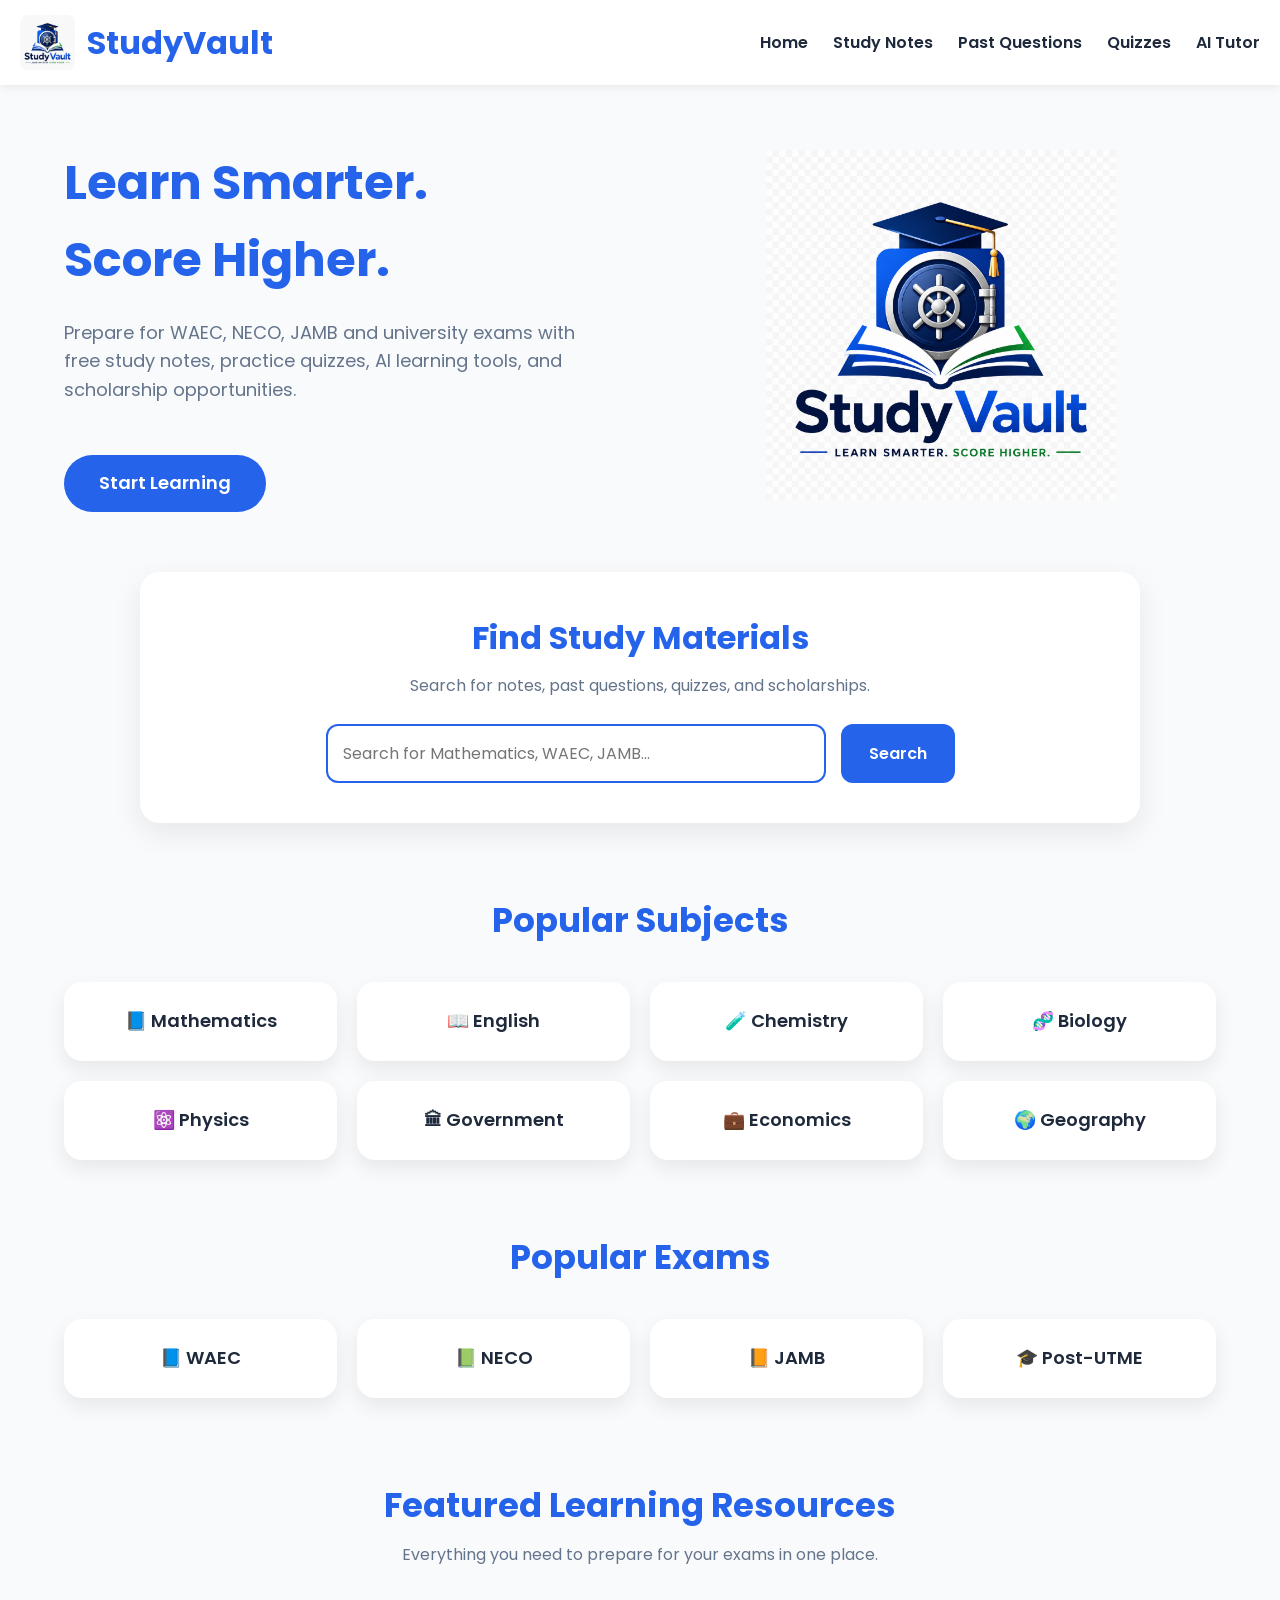
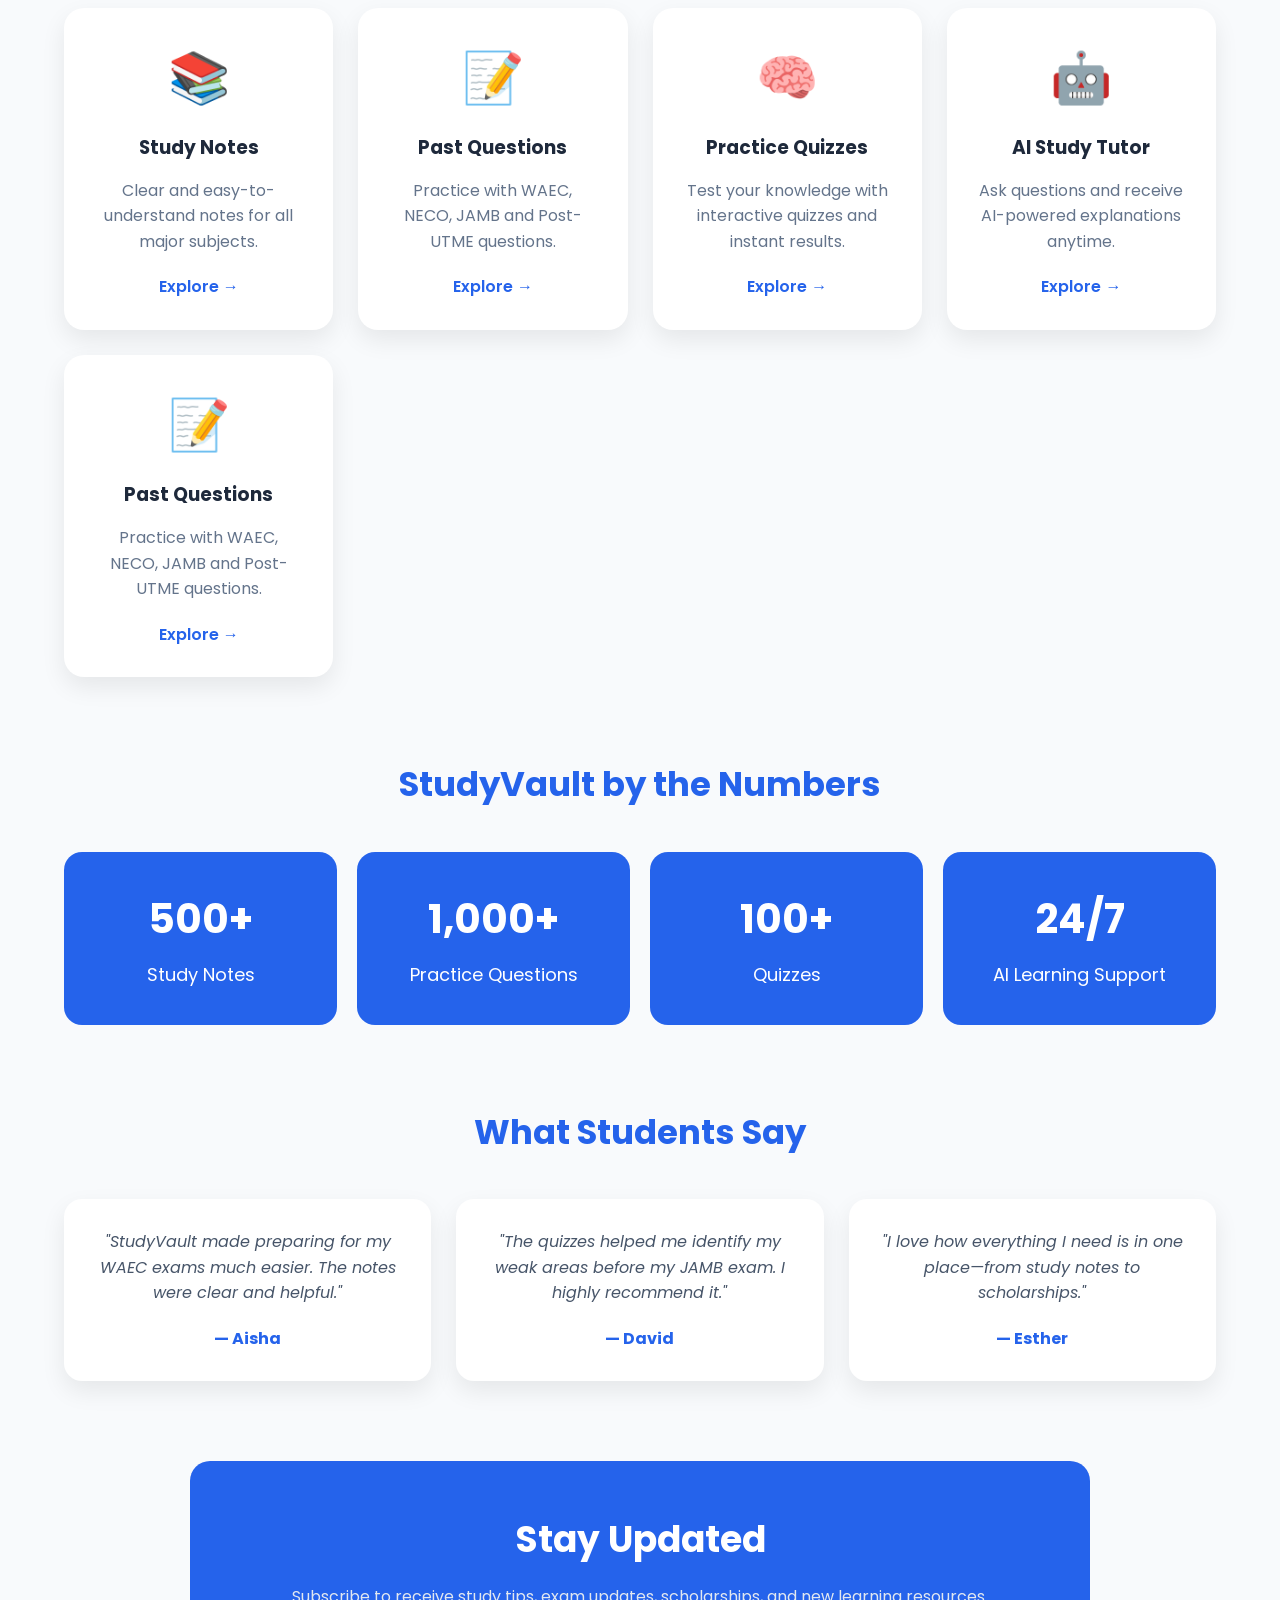
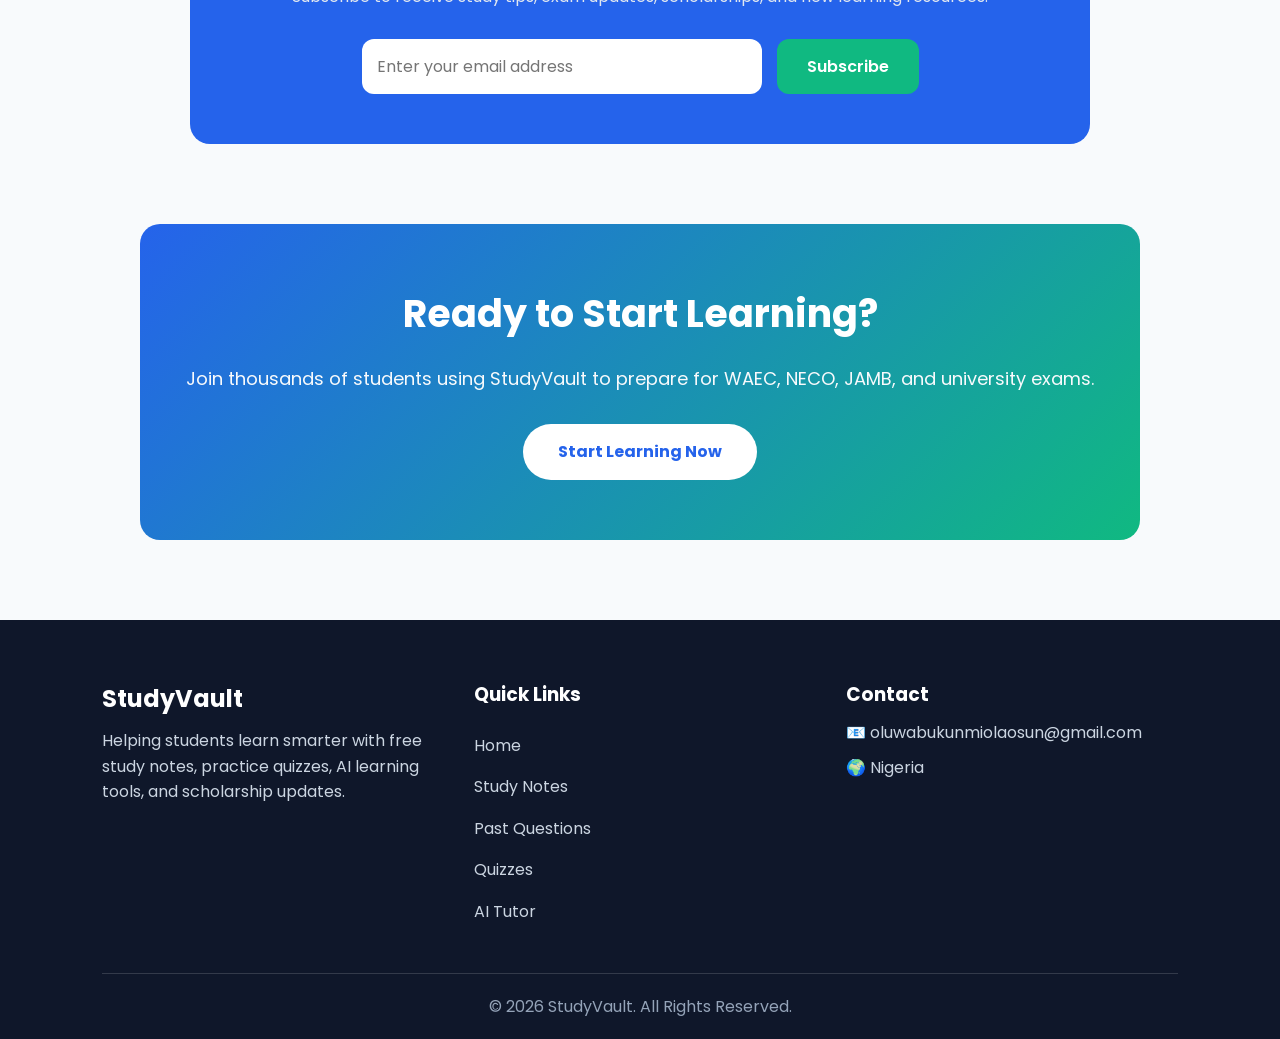
<file: index.html>
<!DOCTYPE html>
<html lang="en">
<head>
    <meta charset="UTF-8">
    <meta name="viewport" content="width=device-width, initial-scale=1.0">
    <title>StudyVault | Learn Smarter. Score Higher.</title>

    <link rel="stylesheet" href="css/style.css">

    <link rel="preconnect" href="https://fonts.googleapis.com">
    <link href="https://fonts.googleapis.com/css2?family=Poppins:wght@300;400;500;600;700&display=swap" rel="stylesheet">
</head>

<body>

<header>

    <div class="logo">
        <img src="logo.png" alt="StudyVault Logo">
        <h2>StudyVault</h2>
    </div>

    <div class="menu-toggle" id="menu-toggle">
        ☰
    </div>

    <nav>
        <ul id="nav-links">
            <li><a href="index.html">Home</a></li>
            <li><a href="notes.html">Study Notes</a></li>
            <li><a href="past-questions.html">Past Questions</a></li>
            <li><a href="quizzes.html">Quizzes</a></li>
            <li><a href="ai.html">AI Tutor</a></li>
        </ul>
    </nav>

</header>

<section class="hero">
    <div class="hero-content">
        <h1>Learn Smarter.<br>Score Higher.</h1>

        <p>
            Prepare for WAEC, NECO, JAMB and university exams with
            free study notes, practice quizzes, AI learning tools,
            and scholarship opportunities.
        </p>

        <a href="notes.html" class="hero-btn">Start Learning</a>
    </div>

    <div class="hero-image">
        <img src="logo.png" alt="StudyVault">
    </div>
</section>
<!-- Search Section -->
<section class="search-section">

    <h2>Find Study Materials</h2>

    <p>Search for notes, past questions, quizzes, and scholarships.</p>

    <div class="search-box">
    <input type="text" id="searchInput" placeholder="Search for Mathematics, WAEC, JAMB...">
<button id="searchBtn">Search</button>
</div>

</section>

<!-- Popular Subjects -->
<section class="subjects">

    <h2>Popular Subjects</h2>

    <div class="subject-grid">

        <a href="notes.html" class="subject-card">📘 Mathematics</a>
        <a href="notes.html" class="subject-card">📖 English</a>
        <a href="notes.html" class="subject-card">🧪 Chemistry</a>
        <a href="notes.html" class="subject-card">🧬 Biology</a>
        <a href="notes.html" class="subject-card">⚛️ Physics</a>
        <a href="notes.html" class="subject-card">🏛 Government</a>
        <a href="notes.html" class="subject-card">💼 Economics</a>
        <a href="notes.html" class="subject-card">🌍 Geography</a>

    </div>

</section>

<!-- Popular Exams -->
<section class="subjects">

    <h2>Popular Exams</h2>

    <div class="subject-grid">

        <a href="waec.html" class="subject-card">
            📘 WAEC
        </a>

        <a href="neco.html" class="subject-card">
            📗 NECO
        </a>

        <a href="jamb.html" class="subject-card">
            📙 JAMB
        </a>

        <a href="post-utme.html" class="subject-card">
            🎓 Post-UTME
        </a>

    </div>

</section>
    
    <!-- Featured Learning Resources -->
<section class="resources">

    <h2>Featured Learning Resources</h2>
    <p>Everything you need to prepare for your exams in one place.</p>

    <div class="resource-grid">

        <div class="resource-card">
            <div class="icon">📚</div>
            <h3>Study Notes</h3>
            <p>Clear and easy-to-understand notes for all major subjects.</p>
            <a href="notes.html">Explore →</a>
        </div>

        <div class="resource-card">
            <div class="icon">📝</div>
            <h3>Past Questions</h3>
            <p>Practice with WAEC, NECO, JAMB and Post-UTME questions.</p>
            <a href="#">Explore →</a>
        </div>

        <div class="resource-card">
            <div class="icon">🧠</div>
            <h3>Practice Quizzes</h3>
            <p>Test your knowledge with interactive quizzes and instant results.</p>
            <a href="quizzes.html">Explore →</a>
        </div>

        <div class="resource-card">
            <div class="icon">🤖</div>
            <h3>AI Study Tutor</h3>
            <p>Ask questions and receive AI-powered explanations anytime.</p>
            <a href="ai.html">Explore →</a>
        </div>

        <div class="resource-card">
    <div class="icon">📝</div>
    <h3>Past Questions</h3>
    <p>Practice with WAEC, NECO, JAMB and Post-UTME questions.</p>
    <a href="past-questions.html">Explore →</a>
</div>
        
    </div>

</section>
    
    <!-- Statistics -->
<section class="stats">

    <h2>StudyVault by the Numbers</h2>

    <div class="stats-grid">

        <div class="stat-card">
            <h3>500+</h3>
            <p>Study Notes</p>
        </div>

        <div class="stat-card">
            <h3>1,000+</h3>
            <p>Practice Questions</p>
        </div>

        <div class="stat-card">
            <h3>100+</h3>
            <p>Quizzes</p>
        </div>

        <div class="stat-card">
            <h3>24/7</h3>
            <p>AI Learning Support</p>
        </div>

    </div>

</section>
    
    <!-- Testimonials -->
<section class="testimonials">

    <h2>What Students Say</h2>

    <div class="testimonial-grid">

        <div class="testimonial-card">
            <p>"StudyVault made preparing for my WAEC exams much easier. The notes were clear and helpful."</p>
            <h4>— Aisha</h4>
        </div>

        <div class="testimonial-card">
            <p>"The quizzes helped me identify my weak areas before my JAMB exam. I highly recommend it."</p>
            <h4>— David</h4>
        </div>

        <div class="testimonial-card">
            <p>"I love how everything I need is in one place—from study notes to scholarships."</p>
            <h4>— Esther</h4>
        </div>

    </div>

</section>
    
    <!-- Newsletter -->
<section class="newsletter">

    <h2>Stay Updated</h2>

    <p>
        Subscribe to receive study tips, exam updates, scholarships,
        and new learning resources.
    </p>

    <form class="newsletter-form">
        <input type="email" placeholder="Enter your email address" required>
        <button type="submit">Subscribe</button>
    </form>

</section>

    <!-- Call to Action -->
<section class="cta">

    <h2>Ready to Start Learning?</h2>

    <p>
        Join thousands of students using StudyVault to prepare for WAEC, NECO,
        JAMB, and university exams.
    </p>

    <a href="#" class="cta-btn">Start Learning Now</a>

</section>
    
    <!-- Footer -->
<footer>

    <div class="footer-container">

        <div class="footer-about">
            <h2>StudyVault</h2>
            <p>
                Helping students learn smarter with free study notes,
                practice quizzes, AI learning tools, and scholarship updates.
            </p>
        </div>

        <div class="footer-links">
            <h3>Quick Links</h3>

            <a href="index.html">Home</a>
            <a href="notes.html">Study Notes</a>
            <a href="past-questions.html">Past Questions</a>
            <a href="quizzes.html">Quizzes</a>
            <a href="ai.html">AI Tutor</a>

        </div>

        <div class="footer-contact">

            <h3>Contact</h3>

            <p>📧 oluwabukunmiolaosun@gmail.com</p>
            <p>🌍 Nigeria</p>

        </div>

    </div>

    <hr>

    <p class="copyright">
        © 2026 StudyVault. All Rights Reserved.
    </p>

</footer>

<script src="js/script.js"></script>
    
</body>
</html>
</file>
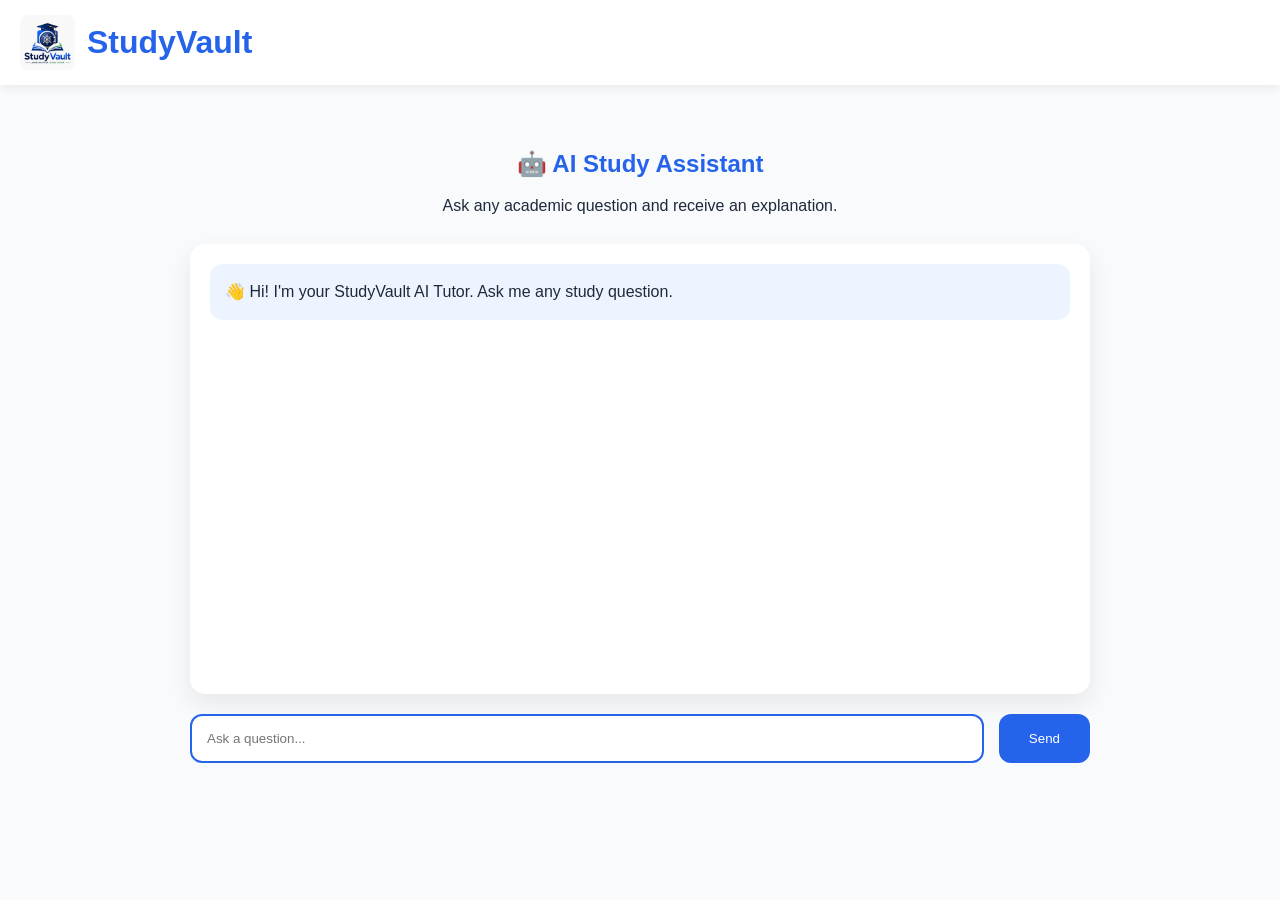
<file: ai.html>
<!DOCTYPE html>
<html lang="en">
<head>
    <meta charset="UTF-8">
    <meta name="viewport" content="width=device-width, initial-scale=1.0">
    <title>AI Study Assistant | StudyVault</title>

    <link rel="stylesheet" href="css/style.css">
</head>
<body>

<header>
    <div class="logo">
        <img src="logo.png" alt="StudyVault Logo">
        <h2>StudyVault</h2>
    </div>
</header>

<section class="ai-section">

    <h1>🤖 AI Study Assistant</h1>

    <p>
        Ask any academic question and receive an explanation.
    </p>

    <div class="chat-box" id="chat-box">

        <div class="ai-message">
            👋 Hi! I'm your StudyVault AI Tutor. Ask me any study question.
        </div>

    </div>

    <div class="chat-input">

        <input
            type="text"
            id="user-question"
            placeholder="Ask a question...">

        <button id="send-question">
            Send
        </button>

    </div>

</section>

<script src="js/ai.js"></script>

</body>
</html>
</file>
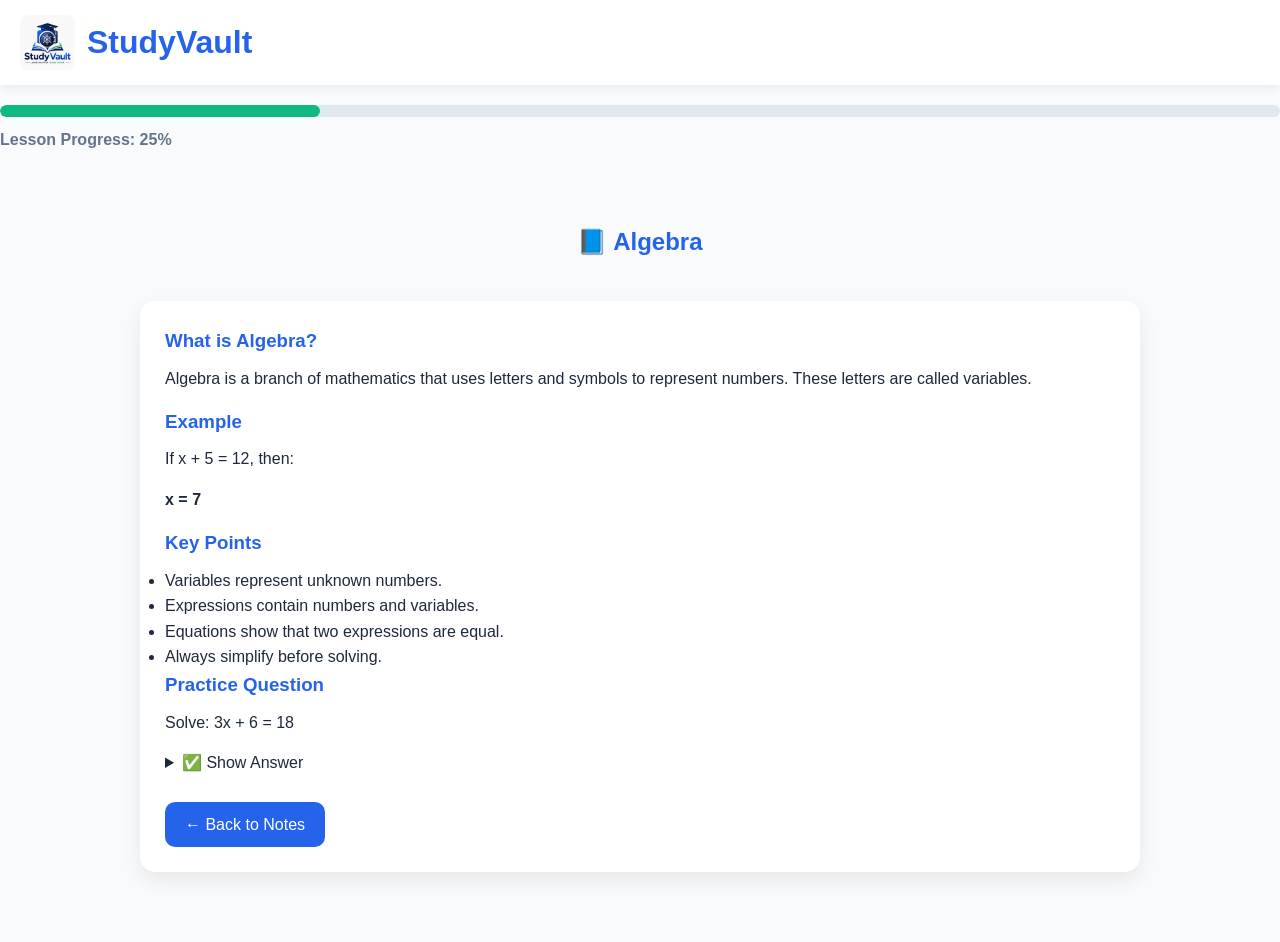
<file: algebra.html>
<!DOCTYPE html>
<html lang="en">
<head>
    <meta charset="UTF-8">
    <meta name="viewport" content="width=device-width, initial-scale=1.0">
    <title>Algebra | StudyVault</title>
    <link rel="stylesheet" href="css/style.css">
</head>
<body>

<header>
    <div class="logo">
        <img src="logo.png" alt="StudyVault Logo">
        <h2>StudyVault</h2>
    </div>
</header>
    
    <div class="progress-container">
    <div class="progress-bar"></div>
</div>

<p class="progress-text">Lesson Progress: 25%</p>

<section class="notes-page">

    <h1>📘 Algebra</h1>

    <div class="lesson-card">
        <h3>What is Algebra?</h3>

        <p>
            Algebra is a branch of mathematics that uses letters and symbols
            to represent numbers. These letters are called variables.
        </p>

        <h3>Example</h3>

        <p>
            If x + 5 = 12, then:
        </p>

        <p><strong>x = 7</strong></p>

        <h3>Key Points</h3>

        <ul>
            <li>Variables represent unknown numbers.</li>
            <li>Expressions contain numbers and variables.</li>
            <li>Equations show that two expressions are equal.</li>
            <li>Always simplify before solving.</li>
        </ul>

        <h3>Practice Question</h3>

        <p>Solve: 3x + 6 = 18</p>

        <details>
    <summary>✅ Show Answer</summary>
    <p><strong>Answer:</strong> x = 4</p>
    <p>Subtract 6 from both sides to get 3x = 12, then divide both sides by 3.</p>
        </details>

        <br>

        <a href="notes.html">← Back to Notes</a>

    </div>

</section>
    

</body>
</html>
</file>
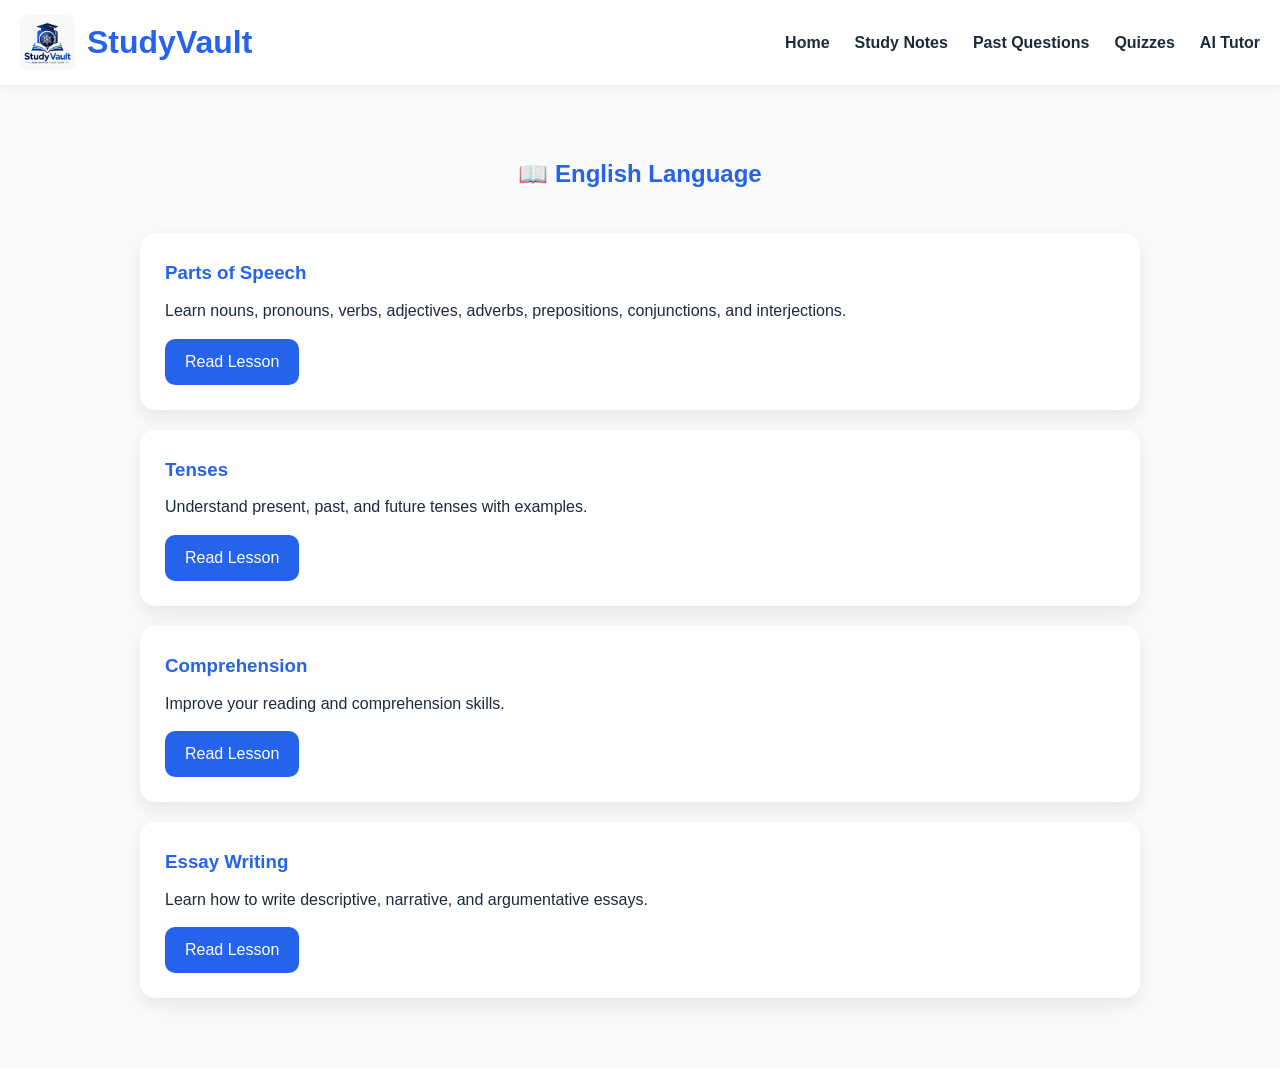
<file: english.html>
<!DOCTYPE html>
<html lang="en">
<head>
    <meta charset="UTF-8">
    <meta name="viewport" content="width=device-width, initial-scale=1.0">
    <title>English Notes | StudyVault</title>
    <link rel="stylesheet" href="css/style.css">
</head>
<body>

<header>

    <div class="logo">
        <img src="logo.png" alt="StudyVault Logo">
        <h2>StudyVault</h2>
    </div>

    <div class="menu-toggle" id="menu-toggle">☰</div>

    <nav>
        <ul id="nav-links">
            <li><a href="index.html">Home</a></li>
            <li><a href="notes.html">Study Notes</a></li>
            <li><a href="past-questions.html">Past Questions</a></li>
            <li><a href="quizzes.html">Quizzes</a></li>
            <li><a href="ai.html">AI Tutor</a></li>
        </ul>
    </nav>

</header>

<section class="notes-page">

    <h1>📖 English Language</h1>

    <div class="lesson-card">
        <h3>Parts of Speech</h3>
        <p>Learn nouns, pronouns, verbs, adjectives, adverbs, prepositions, conjunctions, and interjections.</p>
        <a href="parts-of-speech.html">Read Lesson</a>
    </div>

    <div class="lesson-card">
        <h3>Tenses</h3>
        <p>Understand present, past, and future tenses with examples.</p>
        <a href="tenses.html">Read Lesson</a>
    </div>

    <div class="lesson-card">
        <h3>Comprehension</h3>
        <p>Improve your reading and comprehension skills.</p>
        <a href="comprehension.html">Read Lesson</a>
    </div>

    <div class="lesson-card">
        <h3>Essay Writing</h3>
        <p>Learn how to write descriptive, narrative, and argumentative essays.</p>
        <a href="essay-writing.html">Read Lesson</a>
    </div>

</section>

<script src="js/script.js"></script>

</body>
</html>
</file>
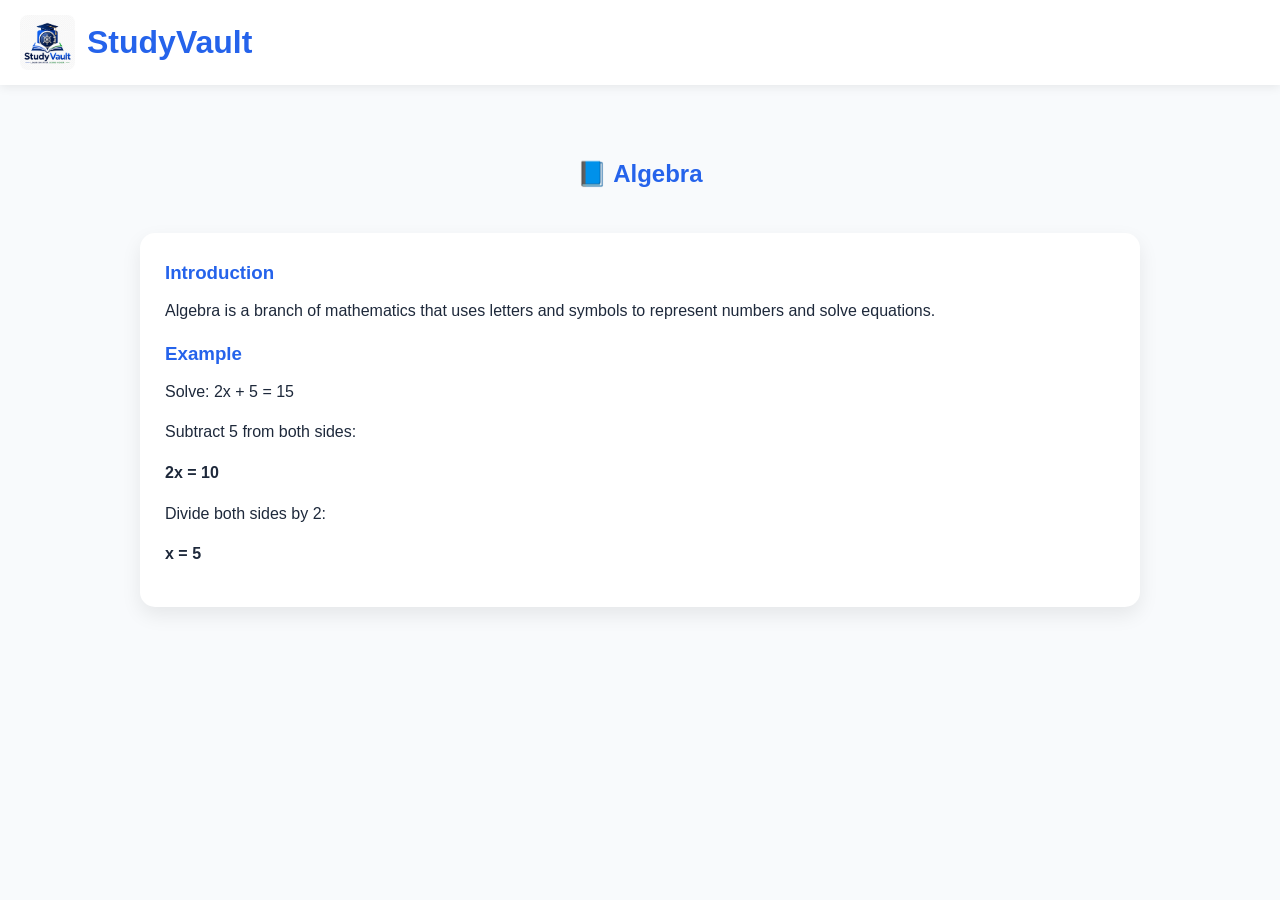
<file: lesson.html>
<!DOCTYPE html>
<html lang="en">
<head>
    <meta charset="UTF-8">
    <meta name="viewport" content="width=device-width, initial-scale=1.0">
    <title>Lesson | StudyVault</title>

    <link rel="stylesheet" href="css/style.css">
</head>
<body>

<header>
    <div class="logo">
        <img src="logo.png" alt="StudyVault Logo">
        <h2>StudyVault</h2>
    </div>
</header>

<section class="notes-page">

    <h1>📘 Algebra</h1>

    <div class="lesson-card">

        <h3>Introduction</h3>

        <p>
            Algebra is a branch of mathematics that uses letters and symbols
            to represent numbers and solve equations.
        </p>

        <h3>Example</h3>

        <p>
            Solve: 2x + 5 = 15
        </p>

        <p>
            Subtract 5 from both sides:
        </p>

        <p><strong>2x = 10</strong></p>

        <p>Divide both sides by 2:</p>

        <p><strong>x = 5</strong></p>

    </div>

</section>

</body>
</html>
</file>
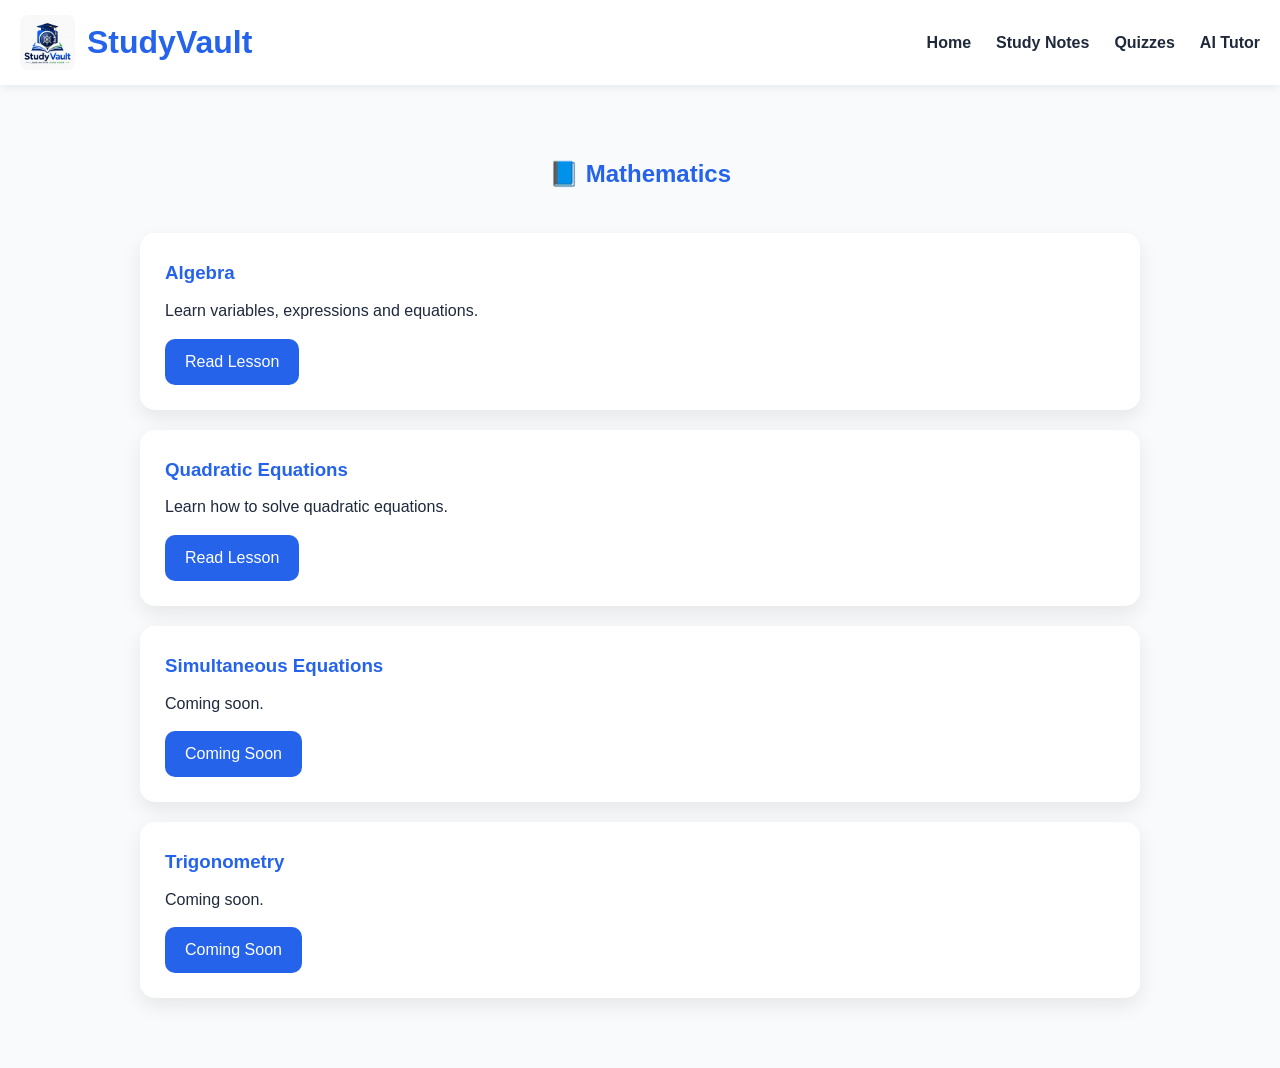
<file: mathematics.html>
<!DOCTYPE html>
<html lang="en">
<head>
    <meta charset="UTF-8">
    <meta name="viewport" content="width=device-width, initial-scale=1.0">
    <title>Mathematics Notes | StudyVault</title>
    <link rel="stylesheet" href="css/style.css">
</head>
<body>

<header>
    <div class="logo">
        <img src="logo.png" alt="StudyVault Logo">
        <h2>StudyVault</h2>
    </div>

    <div class="menu-toggle" id="menu-toggle">☰</div>

    <nav>
        <ul id="nav-links">
            <li><a href="index.html">Home</a></li>
            <li><a href="notes.html">Study Notes</a></li>
            <li><a href="quizzes.html">Quizzes</a></li>
            <li><a href="ai.html">AI Tutor</a></li>
        </ul>
    </nav>
</header>

<section class="notes-page">
    <h1>📘 Mathematics</h1>

    <div class="lesson-card">
        <h3>Algebra</h3>
        <p>Learn variables, expressions and equations.</p>
        <a href="algebra.html">Read Lesson</a>
    </div>

    <div class="lesson-card">
        <h3>Quadratic Equations</h3>
        <p>Learn how to solve quadratic equations.</p>
        <a href="quadratic-equations.html">Read Lesson</a>
    </div>

    <div class="lesson-card">
        <h3>Simultaneous Equations</h3>
        <p>Coming soon.</p>
        <a href="#">Coming Soon</a>
    </div>

    <div class="lesson-card">
        <h3>Trigonometry</h3>
        <p>Coming soon.</p>
        <a href="#">Coming Soon</a>
    </div>

</section>

<script src="js/script.js"></script>

</body>
</html>
</file>
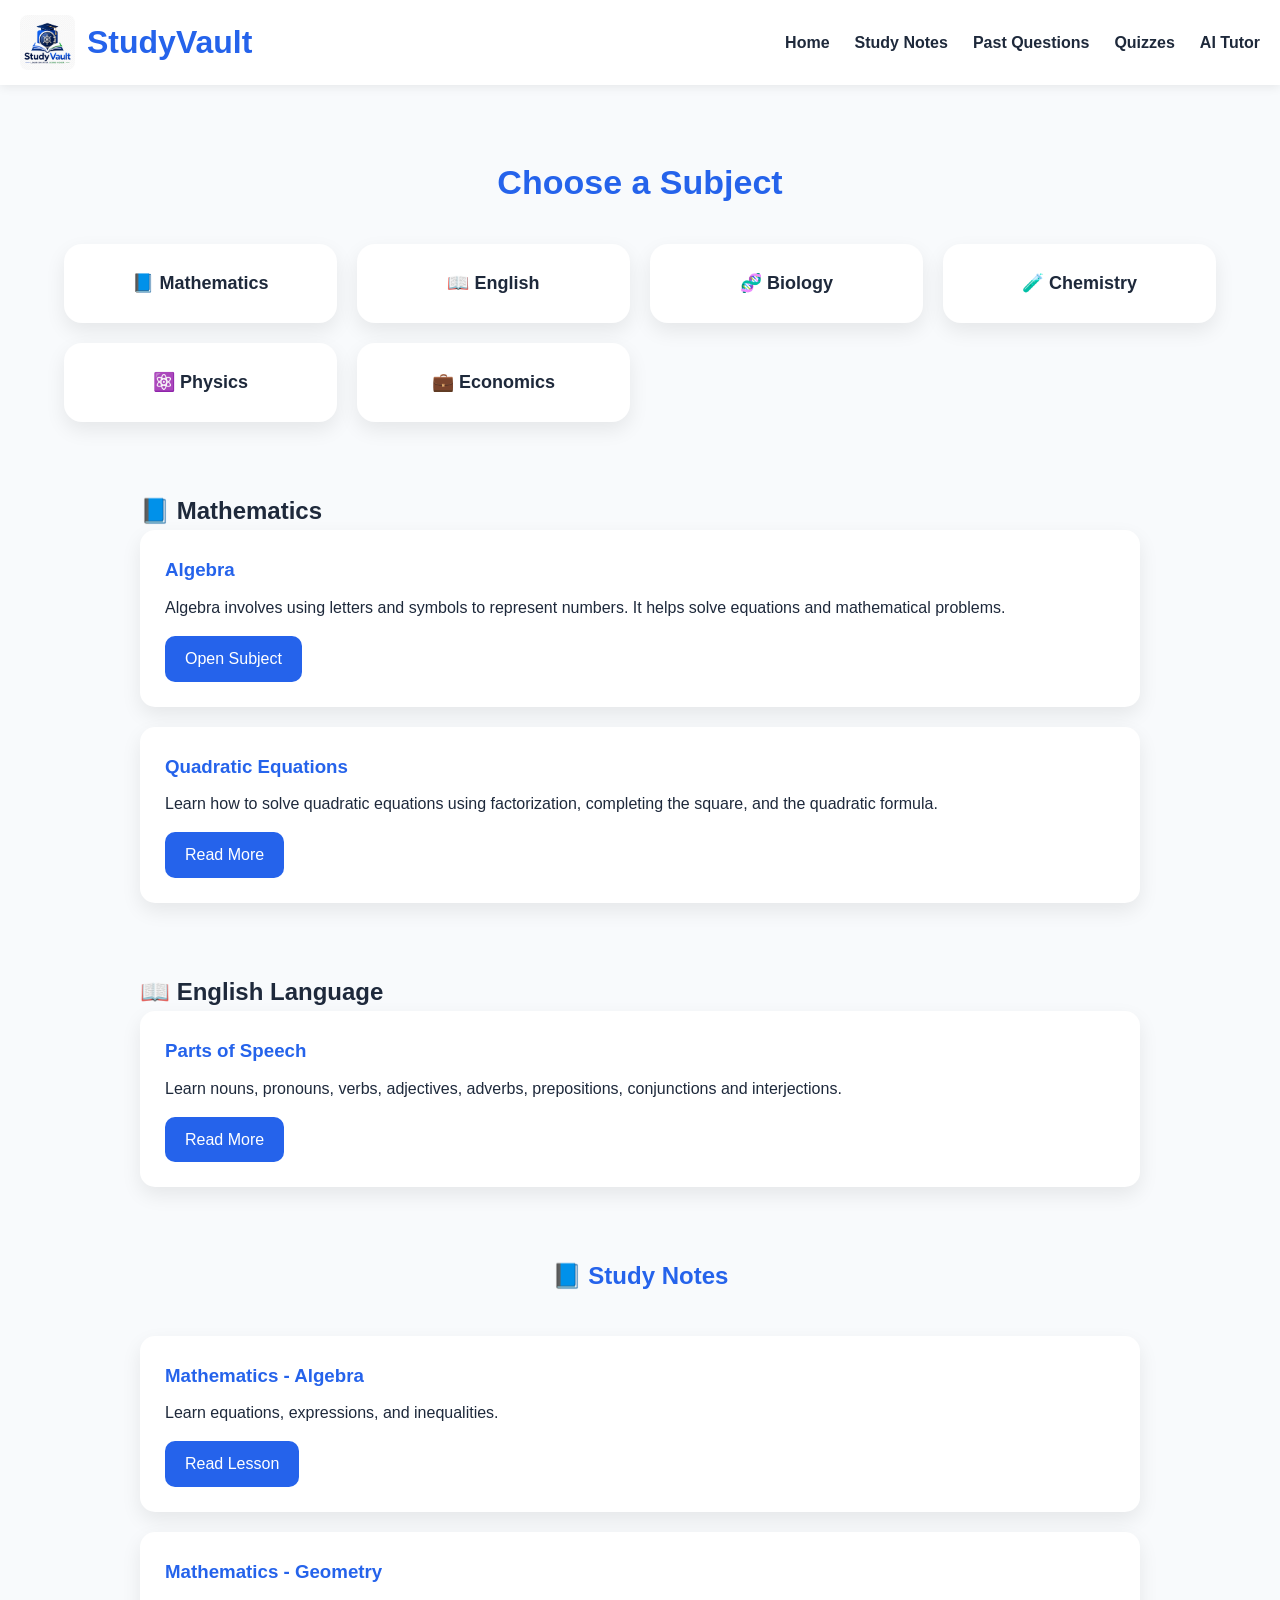
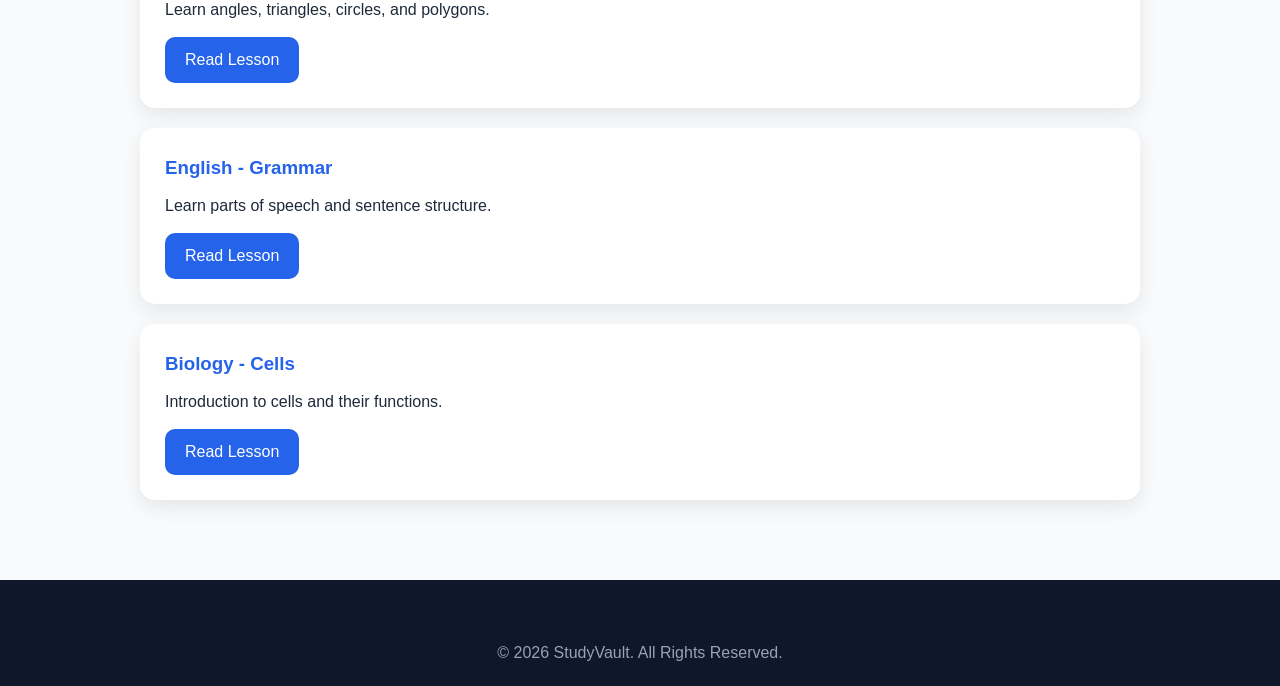
<file: notes.html>
<!DOCTYPE html>
<html lang="en">
<head>
    <meta charset="UTF-8">
    <meta name="viewport" content="width=device-width, initial-scale=1.0">
    <title>Study Notes | StudyVault</title>

    <link rel="stylesheet" href="css/style.css">
</head>
<body>

<header>
    <div class="logo">
        <img src="logo.png" alt="StudyVault Logo">
        <h2>StudyVault</h2>
    </div>

    <nav>
        <ul>
            <li><a href="index.html">Home</a></li>
            <li><a href="notes.html">Study Notes</a></li>
            <li><a href="#">Past Questions</a></li>
            <li><a href="#">Quizzes</a></li>
            <li><a href="#">AI Tutor</a></li>
        </ul>
    </nav>

</header>

<section class="subjects">

    <h2>Choose a Subject</h2>

    <div class="subject-grid">
        <a href="#math" class="subject-card">📘 Mathematics</a>
        <a href="#english" class="subject-card">📖 English</a>
        <a href="#biology" class="subject-card">🧬 Biology</a>
        <a href="#chemistry" class="subject-card">🧪 Chemistry</a>
        <a href="#physics" class="subject-card">⚛️ Physics</a>
        <a href="#economics" class="subject-card">💼 Economics</a>
    </div>

</section>
    
<section id="math" class="notes-page">

    <h2>📘 Mathematics</h2>

    <div class="lesson-card">
        <h3>Algebra</h3>
        <p>
            Algebra involves using letters and symbols to represent numbers.
            It helps solve equations and mathematical problems.
        </p>
        <a href="mathematics.html">Open Subject</a>
    </div>

    <div class="lesson-card">
        <h3>Quadratic Equations</h3>
        <p>
            Learn how to solve quadratic equations using factorization,
            completing the square, and the quadratic formula.
        </p>
        <a href="quadratic-equations.html">Read More</a>
    </div>

</section>

    <section id="english" class="notes-page">

    <h2>📖 English Language</h2>

    <div class="lesson-card">
        <h3>Parts of Speech</h3>
        <p>
            Learn nouns, pronouns, verbs, adjectives, adverbs,
            prepositions, conjunctions and interjections.
        </p>
        <a href="parts-of-speech.html">Read More</a>
    </div>

</section>
    
    <section class="notes-page">

    <h1>📘 Study Notes</h1>

    <div id="notes-container"></div>

</section>

<script src="js/notes.js"></script>

<footer>
    <p class="copyright">
        © 2026 StudyVault. All Rights Reserved.
    </p>
</footer>

</body>
</html>
</file>
<file: css/style.css>
/* Google Font */
*{
    margin:0;
    padding:0;
    box-sizing:border-box;
    font-family:'Poppins',sans-serif;
}

body{
    background:#f8fafc;
    color:#1e293b;
    line-height:1.6;
}

/* Hero Section */

.hero{
    width:90%;
    max-width:1200px;
    margin:60px auto;
    display:flex;
    align-items:center;
    justify-content:space-between;
    gap:50px;
}

.hero-content{
    flex:1;
}

.hero-content h1{
    font-size:48px;
    color:#2563eb;
    margin-bottom:20px;
}

.hero-content p{
    font-size:18px;
    color:#64748b;
    margin-bottom:30px;
}

.hero-image{
    flex:1;
    text-align:center;
}

.hero-image img{
    width:100%;
    max-width:350px;
    height:auto;
}

/* Header */

header{
    display:flex;
    justify-content:space-between;
    align-items:center;
    padding:15px 20px;
    background:#fff;
    box-shadow:0 2px 10px rgba(0,0,0,.08);
    position:sticky;
    top:0;
    z-index:1000;
}

.logo{
    display:flex;
    align-items:center;
    gap:12px;
}

.logo img{
    width:55px;
    height:55px;
    border-radius:8px;
}

.logo h2{
    color:#2563eb;
    font-size:32px;
    margin:0;
}

.menu-toggle{
    font-size:34px;
    color:#2563eb;
    cursor:pointer;
    display:none;
}

/* Desktop */

nav ul{
    display:flex;
    gap:25px;
    list-style:none;
}

nav a{
    text-decoration:none;
    color:#1e293b;
    font-weight:600;
}

/* Mobile */

@media(max-width:900px){

.menu-toggle{
    display:block;
}

nav{
    position:absolute;
    top:85px;
    left:0;
    width:100%;
    background:#fff;
    display:none;
    box-shadow:0 5px 15px rgba(0,0,0,.1);
}

nav.active{
    display:block;
}

nav ul{
    flex-direction:column;
    text-align:center;
    padding:20px;
}

}
/* =========================
   Search Section
========================= */

.search-section{
    width:90%;
    max-width:1000px;
    margin:60px auto;
    background:#ffffff;
    padding:40px 25px;
    border-radius:20px;
    text-align:center;
    box-shadow:0 10px 30px rgba(0,0,0,.08);
}

.search-section h2{
    font-size:32px;
    color:#2563eb;
    margin-bottom:10px;
}

.search-section p{
    color:#64748b;
    margin-bottom:25px;
}

.search-box{
    display:flex;
    justify-content:center;
    gap:15px;
    flex-wrap:wrap;
}

.search-box input{
    width:500px;
    max-width:100%;
    padding:15px;
    border:2px solid #2563eb;
    border-radius:12px;
    outline:none;
    font-size:16px;
}

.search-box button{
    padding:15px 28px;
    border:none;
    border-radius:12px;
    background:#2563eb;
    color:#fff;
    font-size:16px;
    font-weight:600;
    cursor:pointer;
    transition:.3s;
}

.search-box button:hover{
    background:#1d4ed8;
}

/* =========================
   Subjects
========================= */

.subjects{
    width:90%;
    max-width:1200px;
    margin:70px auto;
}

.subjects h2{
    text-align:center;
    font-size:34px;
    color:#2563eb;
    margin-bottom:35px;
}

.subject-grid{
    display:grid;
    grid-template-columns:repeat(auto-fit,minmax(220px,1fr));
    gap:20px;
}

.subject-card{
    background:#ffffff;
    padding:25px;
    text-align:center;
    border-radius:18px;
    font-size:18px;
    font-weight:600;
    box-shadow:0 8px 20px rgba(0,0,0,.08);
    transition:.3s;
    cursor:pointer;
    text-decoration:none;
    color:#1e293b;
}
.subject-card:hover{
    transform:translateY(-8px);
    box-shadow:0 15px 35px rgba(37,99,235,.25);
}
/* Featured Resources */

.resources{
    width:90%;
    max-width:1200px;
    margin:80px auto;
    text-align:center;
}

.resources h2{
    font-size:34px;
    color:#2563eb;
    margin-bottom:10px;
}

.resources p{
    color:#64748b;
    margin-bottom:40px;
}

.resource-grid{
    display:grid;
    grid-template-columns:repeat(auto-fit,minmax(250px,1fr));
    gap:25px;
}

.resource-card{
    background:#fff;
    padding:30px;
    border-radius:20px;
    box-shadow:0 10px 25px rgba(0,0,0,.08);
    transition:.3s;
}

.resource-card:hover{
    transform:translateY(-10px);
    box-shadow:0 15px 35px rgba(37,99,235,.2);
}

.resource-card .icon{
    font-size:50px;
    margin-bottom:15px;
}

.resource-card h3{
    margin-bottom:15px;
    color:#1e293b;
}

.resource-card p{
    margin-bottom:20px;
    color:#64748b;
}

.resource-card a{
    text-decoration:none;
    color:#2563eb;
    font-weight:600;
}
/* Footer */

footer{
    background:#0f172a;
    color:#fff;
    margin-top:80px;
    padding:60px 8% 20px;
}

.footer-container{
    display:grid;
    grid-template-columns:repeat(auto-fit,minmax(250px,1fr));
    gap:40px;
}

.footer-about p,
.footer-contact p{
    color:#cbd5e1;
    margin-top:10px;
}

.footer-links{
    display:flex;
    flex-direction:column;
}

.footer-links h3{
    margin-bottom:15px;
}

.footer-links a{
    color:#cbd5e1;
    text-decoration:none;
    margin:8px 0;
    transition:.3s;
}

.footer-links a:hover{
    color:#10b981;
}

hr{
    margin:40px 0 20px;
    border:none;
    border-top:1px solid rgba(255,255,255,.15);
}

.copyright{
    text-align:center;
    color:#94a3b8;
}
/* Statistics */

.stats{
    width:90%;
    max-width:1200px;
    margin:80px auto;
    text-align:center;
}

.stats h2{
    color:#2563eb;
    font-size:34px;
    margin-bottom:40px;
}

.stats-grid{
    display:grid;
    grid-template-columns:repeat(auto-fit,minmax(220px,1fr));
    gap:20px;
}

.stat-card{
    background:#2563eb;
    color:#fff;
    padding:35px 20px;
    border-radius:18px;
    transition:.3s;
}

.stat-card:hover{
    transform:translateY(-8px);
}

.stat-card h3{
    font-size:40px;
    margin-bottom:10px;
}

.stat-card p{
    font-size:18px;
}
/* Testimonials */

.testimonials{
    width:90%;
    max-width:1200px;
    margin:80px auto;
    text-align:center;
}

.testimonials h2{
    color:#2563eb;
    font-size:34px;
    margin-bottom:40px;
}

.testimonial-grid{
    display:grid;
    grid-template-columns:repeat(auto-fit,minmax(280px,1fr));
    gap:25px;
}

.testimonial-card{
    background:#ffffff;
    padding:30px;
    border-radius:18px;
    box-shadow:0 10px 25px rgba(0,0,0,.08);
    transition:.3s;
}

.testimonial-card:hover{
    transform:translateY(-8px);
}

.testimonial-card p{
    color:#475569;
    margin-bottom:20px;
    font-style:italic;
}

.testimonial-card h4{
    color:#2563eb;
}
/* Newsletter */

.newsletter{
    width:90%;
    max-width:900px;
    margin:80px auto;
    background:#2563eb;
    color:#fff;
    text-align:center;
    padding:50px 30px;
    border-radius:20px;
}

.newsletter h2{
    font-size:36px;
    margin-bottom:15px;
}

.newsletter p{
    margin-bottom:30px;
    color:#e2e8f0;
}

.newsletter-form{
    display:flex;
    justify-content:center;
    gap:15px;
    flex-wrap:wrap;
}

.newsletter-form input{
    width:400px;
    max-width:100%;
    padding:15px;
    border:none;
    border-radius:12px;
    font-size:16px;
}

.newsletter-form button{
    padding:15px 30px;
    border:none;
    border-radius:12px;
    background:#10b981;
    color:#fff;
    font-size:16px;
    font-weight:600;
    cursor:pointer;
    transition:.3s;
}

.newsletter-form button:hover{
    background:#059669;
}
/* CTA */

.cta{
    width:90%;
    max-width:1000px;
    margin:80px auto;
    background:linear-gradient(135deg,#2563eb,#10b981);
    color:#fff;
    text-align:center;
    padding:60px 30px;
    border-radius:20px;
}

.cta h2{
    font-size:38px;
    margin-bottom:20px;
}

.cta p{
    font-size:18px;
    margin-bottom:30px;
    color:#f8fafc;
}

.cta-btn{
    display:inline-block;
    background:#fff;
    color:#2563eb;
    text-decoration:none;
    padding:15px 35px;
    border-radius:30px;
    font-weight:700;
    transition:.3s;
}

.cta-btn:hover{
    transform:translateY(-3px);
}

/* Featured Notes */

.chapter-section{
    width:90%;
    max-width:1200px;
    margin:80px auto;
}

.chapter-section h2{
    text-align:center;
    color:#2563eb;
    margin-bottom:40px;
}

.chapter-grid{
    display:grid;
    grid-template-columns:repeat(auto-fit,minmax(260px,1fr));
    gap:25px;
}

.chapter-card{
    background:#fff;
    padding:30px;
    border-radius:18px;
    box-shadow:0 10px 25px rgba(0,0,0,.08);
    transition:.3s;
}

.chapter-card:hover{
    transform:translateY(-8px);
}

.chapter-card h3{
    margin-bottom:15px;
}

.chapter-card p{
    color:#64748b;
    margin-bottom:20px;
}

.chapter-card a{
    display:inline-block;
    text-decoration:none;
    background:#2563eb;
    color:#fff;
    padding:10px 20px;
    border-radius:10px;
}
/* Quiz */

.quiz-section{
    width:90%;
    max-width:700px;
    margin:80px auto;
    text-align:center;
}

.quiz-card{
    background:#fff;
    padding:30px;
    border-radius:20px;
    box-shadow:0 10px 25px rgba(0,0,0,.08);
}

.quiz-card button{
    display:block;
    width:100%;
    margin:12px 0;
    padding:15px;
    border:none;
    border-radius:10px;
    background:#2563eb;
    color:#fff;
    cursor:pointer;
    font-size:16px;
}

.quiz-card button:hover{
    background:#1d4ed8;
}
/* AI Study Assistant */

.ai-section{
    width:90%;
    max-width:900px;
    margin:60px auto;
}

.ai-section h1{
    text-align:center;
    color:#2563eb;
    margin-bottom:10px;
}

.ai-section p{
    text-align:center;
    margin-bottom:25px;
}

.chat-box{
    background:#fff;
    height:450px;
    overflow-y:auto;
    padding:20px;
    border-radius:15px;
    box-shadow:0 10px 25px rgba(0,0,0,.08);
}

.ai-message{
    background:#eef4ff;
    padding:15px;
    border-radius:12px;
    margin-bottom:15px;
}

.user-message{
    background:#2563eb;
    color:#fff;
    padding:15px;
    border-radius:12px;
    margin-bottom:15px;
    text-align:right;
}

.chat-input{
    display:flex;
    gap:15px;
    margin-top:20px;
}

.chat-input input{
    flex:1;
    padding:15px;
    border:2px solid #2563eb;
    border-radius:12px;
    outline:none;
}

.chat-input button{
    padding:15px 30px;
    border:none;
    background:#2563eb;
    color:#fff;
    border-radius:12px;
    cursor:pointer;
}
/* Scholarships */

.scholarships{
    width:90%;
    max-width:1200px;
    margin:80px auto;
    text-align:center;
}

.scholarships h1{
    color:#2563eb;
    margin-bottom:15px;
}

.scholarships p{
    color:#64748b;
    margin-bottom:40px;
}

.scholarship-grid{
    display:grid;
    grid-template-columns:repeat(auto-fit,minmax(280px,1fr));
    gap:25px;
}

.scholarship-card{
    background:#fff;
    padding:30px;
    border-radius:18px;
    box-shadow:0 10px 25px rgba(0,0,0,.08);
}

.scholarship-card h3{
    margin-bottom:15px;
}

.scholarship-card p{
    margin-bottom:20px;
}

.scholarship-card a{
    display:inline-block;
    text-decoration:none;
    background:#2563eb;
    color:#fff;
    padding:12px 24px;
    border-radius:10px;
}
/* Notes Page */

.notes-page{
    width:90%;
    max-width:1000px;
    margin:70px auto;
}

.notes-page h1{
    text-align:center;
    color:#2563eb;
    margin-bottom:40px;
}

.lesson-card{
    background:#fff;
    padding:25px;
    margin-bottom:20px;
    border-radius:15px;
    box-shadow:0 8px 20px rgba(0,0,0,.08);
}

.lesson-card h3{
    color:#2563eb;
    margin-bottom:10px;
}

.lesson-card p{
    margin-bottom:15px;
}

.lesson-card a{
    display:inline-block;
    background:#2563eb;
    color:#fff;
    padding:10px 20px;
    text-decoration:none;
    border-radius:10px;
}
@media (max-width:900px){

.hero{
    flex-direction:column;
    text-align:center;
}

.hero-content h1{
    font-size:36px;
}

.hero-image img{
    max-width:250px;
}

.logo h2{
    font-size:28px;
}

.logo img{
    width:45px;
    height:45px;
}

}
.hero-btn{
    display:inline-block;
    margin-top:20px;
    padding:14px 35px;
    background:#2563eb;
    color:#fff;
    text-decoration:none;
    border-radius:30px;
    font-size:18px;
    font-weight:600;
    transition:0.3s;
}

.hero-btn:hover{
    background:#1d4ed8;
    transform:translateY(-3px);
}
/* Lesson Progress */

.progress-container{
    width:100%;
    height:12px;
    background:#e2e8f0;
    border-radius:20px;
    margin:20px 0 10px;
    overflow:hidden;
}

.progress-bar{
    width:25%;
    height:100%;
    background:#10b981;
    border-radius:20px;
}

.progress-text{
    color:#64748b;
    margin-bottom:25px;
    font-weight:600;
}
.subject-card{
    text-decoration:none;
    color:#1e293b;
}

.subject-card:hover{
    color:#2563eb;
}
</file>
